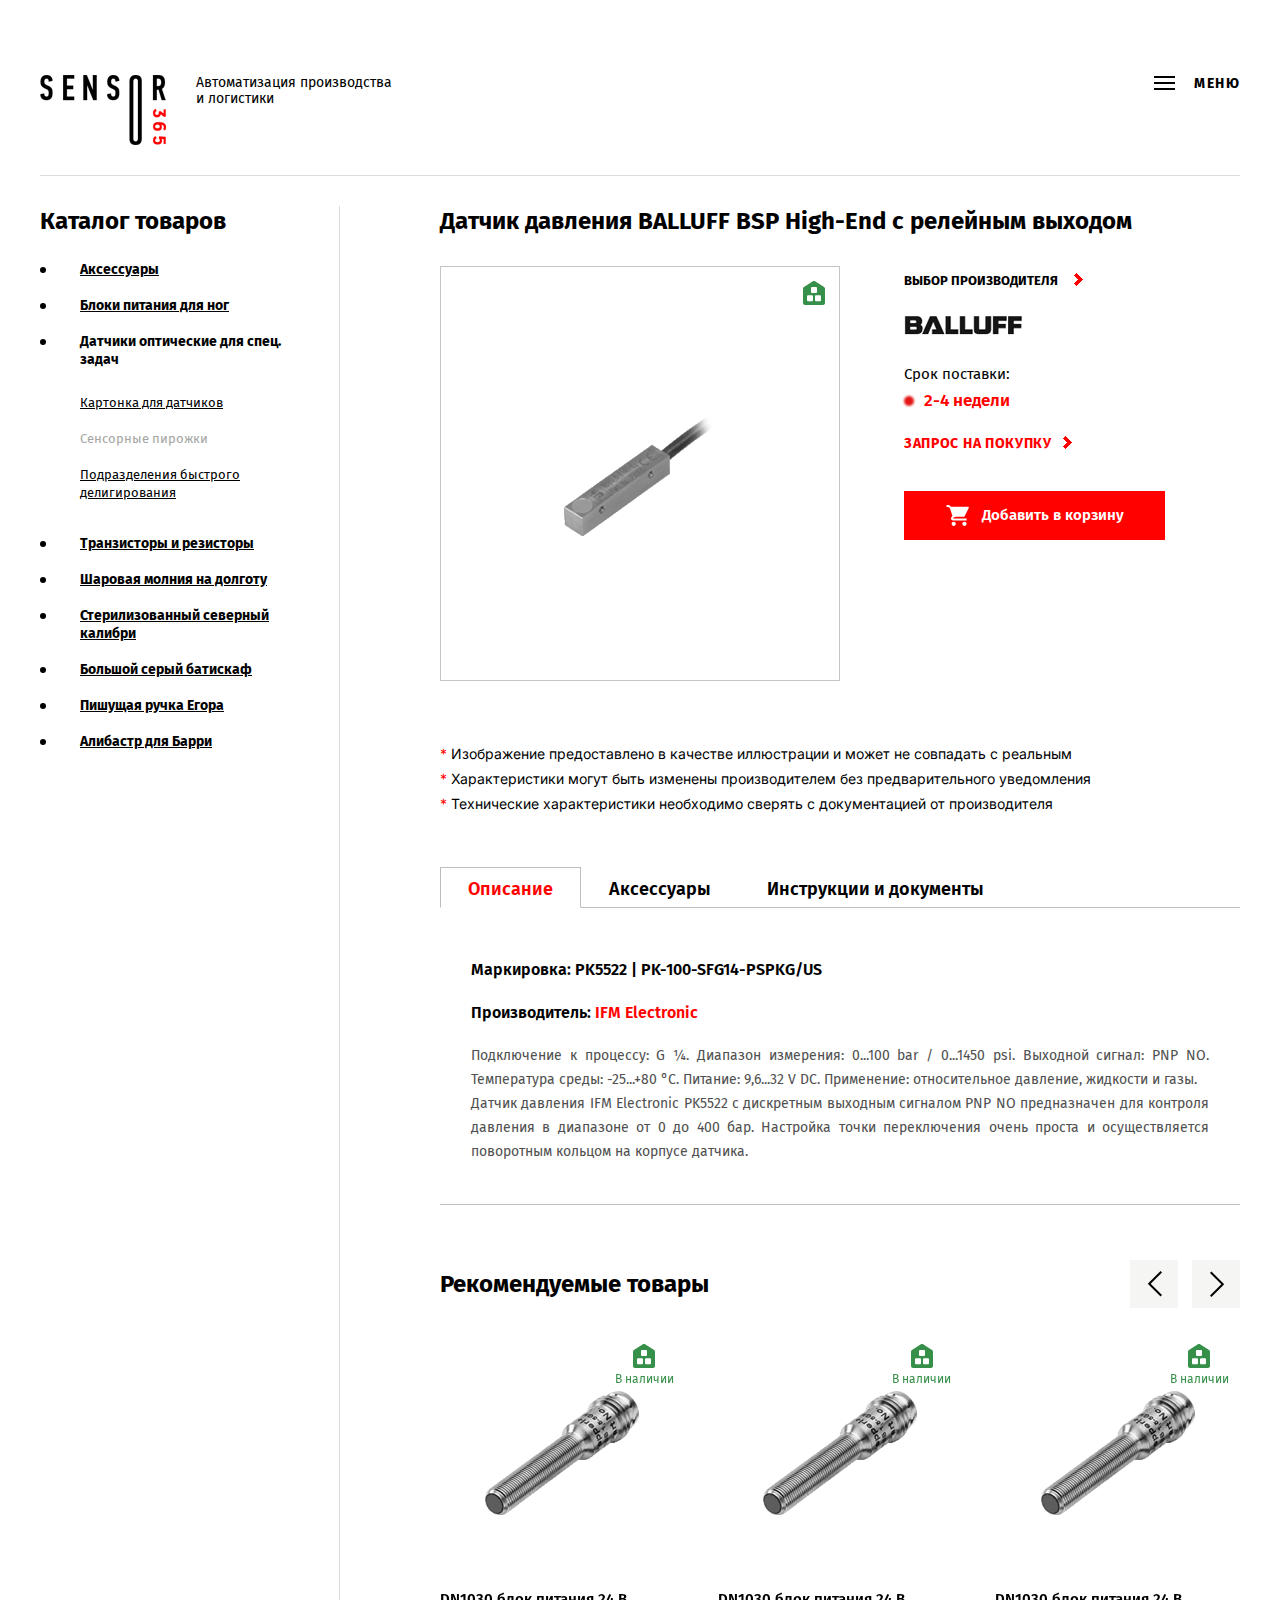
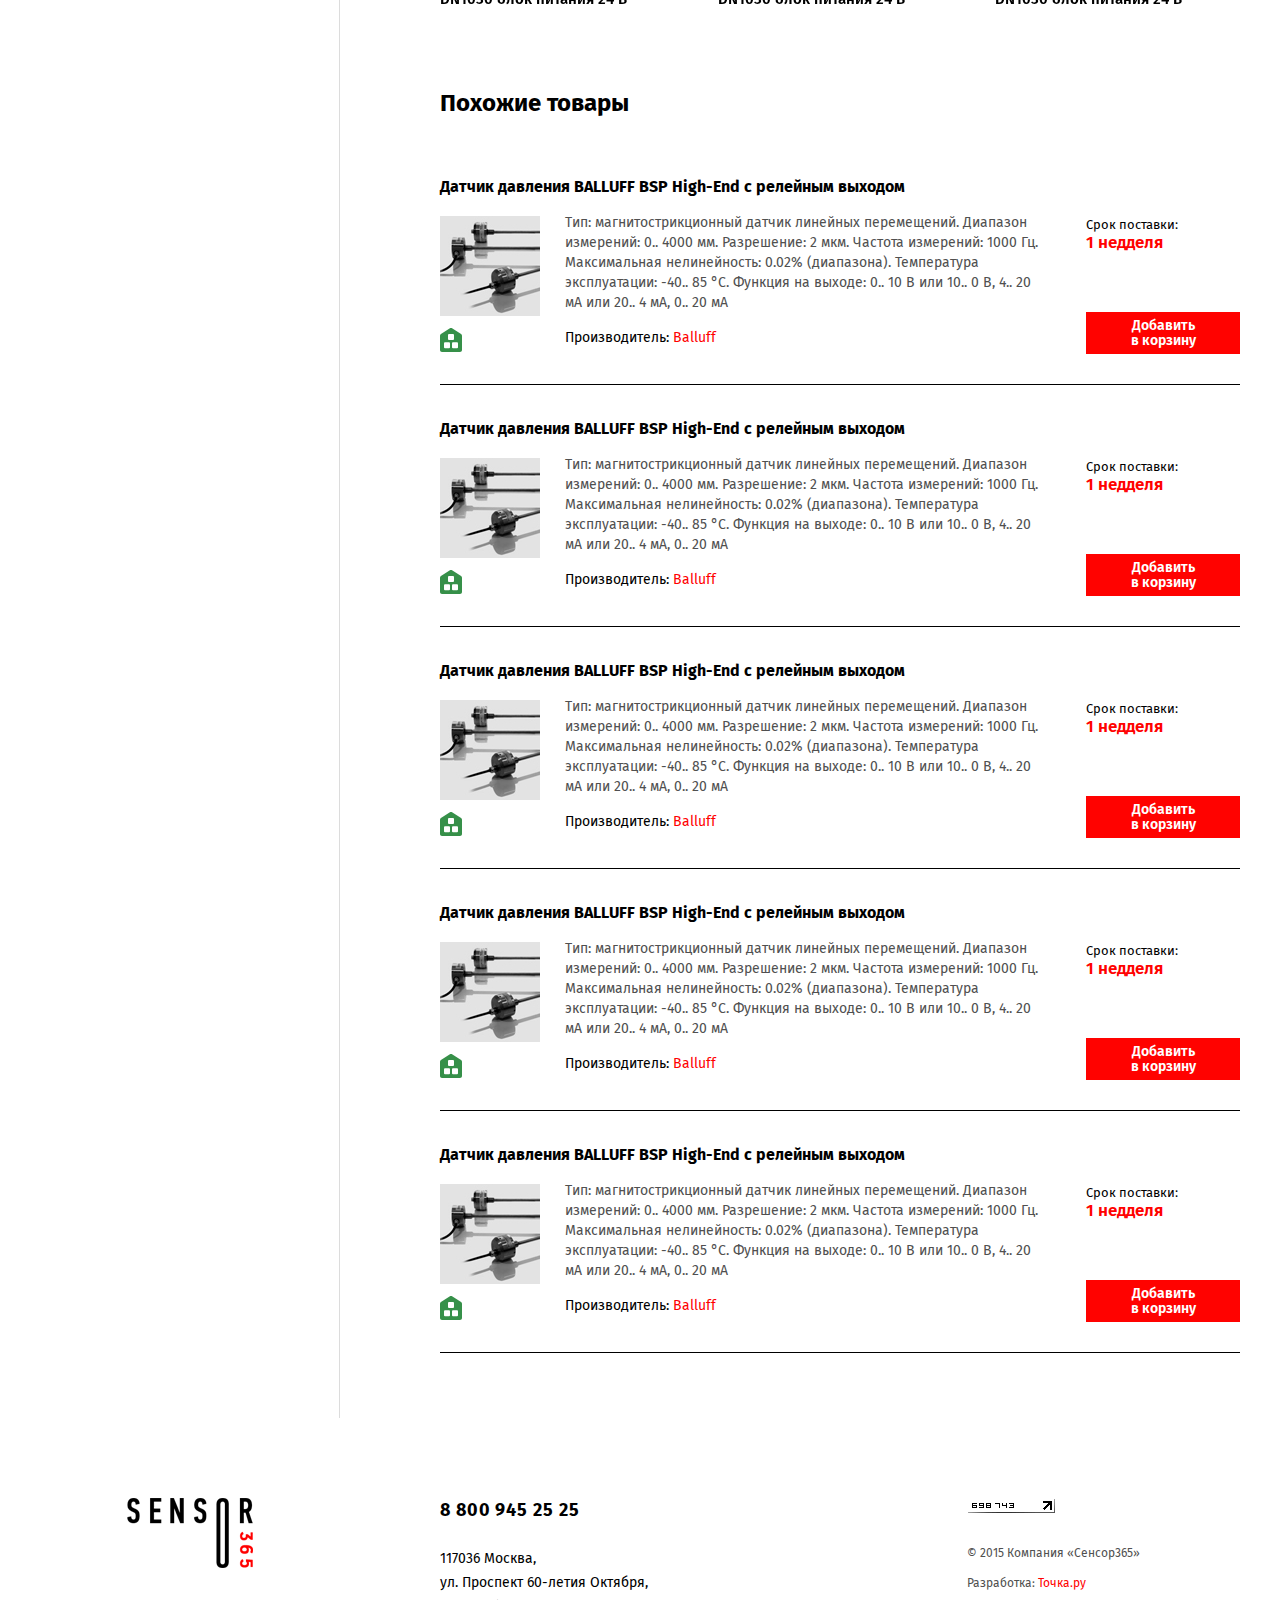
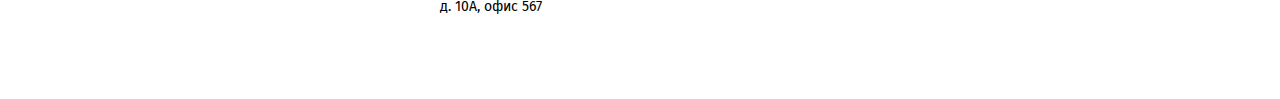
<file: product.html>
<!DOCTYPE html>
<html lang="ru">
	<head>
		<meta http-equiv="Content-Type" content="text/html; charset=utf-8" />
		<!-- Переключение IE в последнию версию, на случай если в настройках пользователя стоит меньшая -->
		<meta http-equiv="X-UA-Compatible" content="IE=edge" />

		<!-- Адаптирование страницы для мобильных устройств -->
		<meta name="viewport" content="width=device-width, initial-scale=1, maximum-scale=1" />

		<!-- Запрет распознования номера телефона -->
		<meta name="format-detection" content="telephone=no" />
		<meta name="SKYPE_TOOLBAR" content ="SKYPE_TOOLBAR_PARSER_COMPATIBLE" />

		<!-- Заголовок страницы -->
		<title>Заголовок страницы</title>

		<!-- Данное значение часто используют(использовали) поисковые системы -->
		<meta name="description" content="" />
		<meta name="keywords" content="" />

		<!-- Традиционная иконка сайта, размер 16x16, прозрачность поддерживается. Рекомендуемый формат: .ico или .png -->
		<link rel="shortcut icon" href="favicon.ico">

		<!-- Подключение шрифтов с гугла -->
		<link rel="preconnect" href="https://fonts.googleapis.com">
		<link rel="preconnect" href="https://fonts.gstatic.com" crossorigin>
		<link href="https://fonts.googleapis.com/css2?family=Fira+Sans:ital,wght@0,100;0,200;0,300;0,400;0,500;0,600;0,700;0,800;0,900;1,100;1,200;1,300;1,400;1,500;1,600;1,700;1,800;1,900&family=Inter:ital,opsz,wght@0,14..32,100..900;1,14..32,100..900&display=swap" rel="stylesheet">

		<!-- Подключение файлов стилей -->
		<link rel="stylesheet" href="css/swiper-bundle.min.css" />
		<link rel="stylesheet" href="css/swiper.css" />
		<link rel="stylesheet" href="css/bxslider.css" />
		<link rel="stylesheet" href="css/fancybox.css" />
		<link rel="stylesheet" href="css/styles.css" />

		<link rel="stylesheet" href="css/response_1229.css" media="(max-width: 1229px)" />
		<link rel="stylesheet" href="css/response_1023.css" media="(max-width: 1023px)" />
		<link rel="stylesheet" href="css/response_767.css" media="(max-width: 767px)" />
		<link rel="stylesheet" href="css/response_479.css" media="(max-width: 479px)" />
	</head>

	<body>
		<div class="wrap">
			<!-- Шапка -->
			<header class="dark">
				<div class="cont">
					<a href="#" class="catalog_link">
						<div class="icon">
							<span></span>
							<span></span>
							<span></span>
						</div>
						<span>Каталог</span>
					</a>


					<div class="logo">
						<a href="/">
							<img src="images/logo.png" alt="" class="light" />
							<img src="images/logo2.png" alt="" class="dark" />
						</a>

						<div class="slogan">Автоматизация производства<br /> и логистики</div>
					</div>


					<a href="#" class="menu_link">
						<div class="icon">
							<span></span>
							<span></span>
							<span></span>
						</div>
						<span>Меню</span>
					</a>


					<div class="links">
						<div class="item">
							<a href="/">Компания</a>
						</div>

						<div class="item">
							<a href="/">Доставка</a>
						</div>

						<div class="item">
							<a href="/">Оплата</a>
						</div>

						<div class="item">
							<a href="/">Контакты</a>
						</div>

						<div class="item">
							<a href="#" class="search_link">
								<img src="images/ic_search_link.png" alt="" class="light" />
								<img src="images/ic_search_link2.png" alt="" class="dark" />
							</a>


							<div class="mob_search">
								<form>
									<div class="line">
										<div class="field">
											<input type="text" name="" value="" class="input" placeholder="Поиск по сайту">
										</div>
									</div>

									<div class="submit">
										<input type="submit" value="Найти" class="submit_btn">
									</div>
								</form>
							</div>
						</div>


						<div class="cart">
							<a href="/" class="cart_link">
								<span class="btn">Оформить заявку</span>
							</a>
						</div>
					</div>
				</div>
			</header>


			<section id="catalog_modal">
				<div class="cont">
					<ul>
						<li><a href="/">Промышленные датчики</a></li>
						<li><a href="/">Бесконтактные датчики</a></li>
						<li><a href="/">Фотоэлектрические датчики</a></li>
						<li><a href="/">Датчики промышленной обработки изображений</a></li>
						<li><a href="/">Ультразвуковые датчики</a></li>
						<li><a href="/">Поворотные шифраторы (энкодеры)</a></li>
						<li><a href="/">Системы позиционирования</a></li>
						<li><a href="/">Датчики наклона и ускорения</a></li>
						<li><a href="/">Устройства для AS-интерфейса</a></li>
						<li><a href="/">Системы идентификации</a></li>
						<li><a href="/">Усилители, преобразователи, индикаторы</a></li>
						<li><a href="/">Подключение</a></li>
						<li><a href="/">Аксессуары и дополнительное оборудование</a></li>
						<li><a href="/">Программное обеспечение</a></li>
						<li><a href="/">Барьеры искрозащиты</a></li>
						<li><a href="/">Барьеры Зенера</a></li>
						<li><a href="/">Преобразователи сигналов</a></li>
						<li><a href="/">Foundation Fieldbus</a></li>
						<li><a href="/">Системы дистанционного ввода/вывода</a></li>
					</ul>
				</div>
			</section>


			<section id="search_modal">
				<div class="cont">
					<form>
						<div class="line">
							<div class="name">Введите поисковый запрос:</div>

							<div class="field">
								<input type="text" name="" value="" class="input" />
							</div>
						</div>

						<div class="submit">
							<input type="submit" value="Найти" class="submit_btn">
						</div>
					</form>
				</div>
			</section>
			<!-- End Шапка -->


			<div class="cont">
				<section class="page_content">
					<section class="content_grid">
						<!-- Основная часть -->
						<section class="content no_padding">
							<div class="product_info block">
								<h1 class="block_title">Датчик давления BALLUFF BSP High-End с релейным выходом</h1>

								<div class="image">
									<a href="images/product_img.png" class="fancy_img img">
										<img src="images/product_img.png" alt="" />
									</a>

									<div class="in_stock">
										<span class="icon"></span>
									</div>
								</div>

								<div class="data">
									<div class="select_brand">
										<a href="#" class="mini_modal_link" data-modal-id="#select_brand">Выбор производителя</a>

										<div class="mini_modal" id="select_brand">
											<ul>
												<li><a href="/">Cognex</a></li>
												<li><a href="/">AKL-tec</a></li>
												<li><a href="/">TR-Electronic</a></li>
												<li><a href="/">Omron</a></li>
												<li><a href="/">Phoenix Contact</a></li>
												<li><a href="/">Pole Position</a></li>
												<li><a href="/">Brat&Slava</a></li>
												<li><a href="/">Wika</a></li>
												<li><a href="/">ExpressCube</a></li>
												<li><a href="/">Nestle</a></li>
												<li><a href="/">Puma</a></li></a></li>
												<li><a href="/">Abibass</a></li>
											</ul>
										</div>
									</div>

									<div class="brand">
										<a href="/"><img src="images/brand_logo6.png" alt="" /></a>
									</div>

									<div class="delivery">
										Срок поставки:
										<span class="red">2-4 недели</span>

										<!-- <span class="green">В наличии</span> -->
										<!-- <span class="orange">Под закази</span> -->
										<!-- <span class="red">Нет в наличии</span> -->
									</div>

									<a href="#" class="mini_modal_link buy_link" data-modal-id="#buy_form">запрос на покупку</a>

									<div class="mini_modal" id="buy_form">
										<a href="#" class="close"></a>
										<form>
											<div class="line">
												<div class="name">Организация/контактное лицо:</div>
												<input type="text" name="" value="" class="input" />
											</div>

											<div class="line">
												<div class="name">Регион/город:</div>
												<input type="text" name="" value="" class="input" />
											</div>

											<div class="line">
												<div class="name">E-mail/телефон:</div>
												<input type="text" name="" value="" class="input" />
											</div>

											<div class="line">
												<div class="name">Ваш комментарий:</div>
												<textarea name=""></textarea>
											</div>

											<div class="line file">
												<input type="file" name="file" id="file" />
												<label for="file">Приложить реквизиты</label>
											</div>

											<div class="line exp">* Все поля обязательны к заполнению!</div>

											<div class="submit">
												<input type="submit" value="отправить" class="submit_btn">
											</div>
										</form>
									</div>

									<button class="buy_btn">
										<img src="images/ic_buy.svg" alt="">
										<span>Добавить в корзину</span>
									</button>

									<div class="added">
										<a href="/" class="cart_link">В корзине <small>перейти</small></a>

										<div class="amount">
											<button type="button" class="btn minus"></button>

											<input type="text" value="1" class="input" data-minimum="1" data-maximum="99" data-step="1" data-unit="" maxlength="2">

											<button type="button" class="btn plus"></button>
										</div>
									</div>
								</div>


								<div class="exp">
									<div><span>*</span> Изображение предоставлено в качестве иллюстрации и может не совпадать с реальным</div>

									<div><span>*</span> Характеристики могут быть изменены производителем без предварительного уведомления</div>

									<div><span>*</span> Технические характеристики необходимо сверять с документацией от производителя</div>
								</div>


								<div class="tabs_container">
								    <ul class="tabs">
								        <li class="active"><a href="#tab1">Описание</a></li>
								        <li><a href="#tab2">Аксессуары</a></li>
								        <li><a href="#tab3">Инструкции и документы</a></li>
								    </ul>


								    <div class="tab_content" id="tab1">
										<div class="feature">Маркировка: PK5522 | PK-100-SFG14-PSPKG/US</div>

										<div class="feature">Производитель: <span>IFM Electronic</span></div>

										<div class="text_block">
											<p>Подключение к процессу: G ¼. Диапазон измерения: 0...100 bar / 0...1450 psi. Выходной сигнал: PNP NO. Температура среды: -25...+80 °C. Питание: 9,6...32 V DC. Применение: относительное давление, жидкости и газы.<br> Датчик давления IFM Electronic PK5522 с дискретным выходным сигналом PNP NO предназначен для контроля давления в диапазоне от 0 до 400 бар. Настройка точки переключения очень проста и осуществляется поворотным кольцом на корпусе датчика.</p>
										</div>
								    </div>


								    <div class="tab_content" id="tab2">
										<div class="accessories">
											<div class="item">
												<div class="thumb">
													<a href="/"><img src="images/related_thumb.png" alt="" /></a>
												</div>

												<div class="info">
													<div class="name"><a href="/">K4-5m-W-PUR</a></div>
													<div class="number">Номер для заказа: 902-51618</div>
												</div>
											</div>

											<div class="item">
												<div class="thumb">
													<a href="/"><img src="images/related_thumb.png" alt="" /></a>
												</div>

												<div class="info">
													<div class="name"><a href="/">K4-5m-W-PUR</a></div>
													<div class="number">Номер для заказа: 902-51618</div>
												</div>
											</div>

											<div class="item">
												<div class="thumb">
													<a href="/"><img src="images/related_thumb.png" alt="" /></a>
												</div>

												<div class="info">
													<div class="name"><a href="/">K4-5m-W-PUR</a></div>
													<div class="number">Номер для заказа: 902-51618</div>
												</div>
											</div>
										</div>
								    </div>


								    <div class="tab_content" id="tab3">

								    </div>
								</div>
							</div>

							<div class="recommended_products">
								<div class="block_title">Рекомендуемые товары</div>

								<div class="swiper">
									<div class="swiper-wrapper">
										<div class="swiper-slide">
											<a href="/" class="product">
												<div class="thumb">
													<img src="images/related_thumb.png" alt="">

													<div class="in_stock">
														<span class="icon"></span>										<span>В наличии</span>
													</div>
												</div>

												<div class="name">DN1030 блок питания 24 В</div>
											</a>
										</div>

										<div class="swiper-slide">
											<a href="/" class="product">
												<div class="thumb">
													<img src="images/related_thumb.png" alt="">

													<div class="in_stock">
														<span class="icon"></span>										<span>В наличии</span>
													</div>
												</div>

												<div class="name">DN1030 блок питания 24 В</div>
											</a>
										</div>

										<div class="swiper-slide">
											<a href="/" class="product">
												<div class="thumb">
													<img src="images/related_thumb.png" alt="">

													<div class="in_stock">
														<span class="icon"></span>										<span>В наличии</span>
													</div>
												</div>

												<div class="name">DN1030 блок питания 24 В</div>
											</a>
										</div>

										<div class="swiper-slide">
											<a href="/" class="product">
												<div class="thumb">
													<img src="images/related_thumb.png" alt="">

													<div class="in_stock">
														<span class="icon"></span>										<span>В наличии</span>
													</div>
												</div>

												<div class="name">DN1030 блок питания 24 В</div>
											</a>
										</div>

										<div class="swiper-slide">
											<a href="/" class="product">
												<div class="thumb">
													<img src="images/related_thumb.png" alt="">

													<div class="in_stock">
														<span class="icon"></span>										<span>В наличии</span>
													</div>
												</div>

												<div class="name">DN1030 блок питания 24 В</div>
											</a>
										</div>
									</div>

									<button class="swiper-button-prev">
										<svg viewBox="0 0 15 26" fill="none" xmlns="http://www.w3.org/2000/svg">
											<path fill-rule="evenodd" clip-rule="evenodd" d="M2.27246 11.3133L13.5858 0L15 1.41421L3.68668 12.7275L14.9994 24.0403L13.5852 25.4545L2.27246 14.1418L2.27208 14.1421L0.857865 12.7279L0.858248 12.7275L0.857271 12.7266L2.27148 11.3123L2.27246 11.3133Z" fill="currentColor"/>
										</svg>
									</button>

									<button class="swiper-button-next">
										<svg viewBox="0 0 15 26" fill="none" xmlns="http://www.w3.org/2000/svg">
											<path fill-rule="evenodd" clip-rule="evenodd" d="M2.27246 11.3133L13.5858 0L15 1.41421L3.68668 12.7275L14.9994 24.0403L13.5852 25.4545L2.27246 14.1418L2.27208 14.1421L0.857865 12.7279L0.858248 12.7275L0.857271 12.7266L2.27148 11.3123L2.27246 11.3133Z" fill="currentColor"/>
										</svg>
									</button>

									<div class="swiper-pagination"></div>
								</div>
							</div>


							<div class="related products">
								<div class="block_title">Похожие товары</div>

								<div class="product">
									<div>
										<div class="name">Датчик давления BALLUFF BSP High-End с релейным выходом</div>

										<div class="thumb">
											<img src="images/prdouct_thumb.jpg" alt="" />

											<div class="in_stock">
												<span class="icon"></span>
											</div>
										</div>

										<div class="info">
											<div class="desc">
												Тип: магнитострикционный датчик линейных перемещений. Диапазон измерений: 0.. 4000 мм. Разрешение: 2 мкм. Частота измерений: 1000 Гц. Максимальная нелинейность: 0.02% (диапазона). Температура эксплуатации: -40.. 85 °C. Функция на выходе: 0.. 10 В или 10.. 0 В, 4.. 20 мА или 20.. 4 мА, 0.. 20 мА
											</div>

											<div class="manufacturer">Производитель: <span>Balluff</span></div>
										</div>

										<div class="col_right">
											<div class="delivery">
												Срок поставки:
												<span class="red">1 недделя</span>
											</div>

											<div class="amount">
												<button type="button" class="btn minus"></button>

												<input type="text" value="1" class="input" data-minimum="1" data-maximum="99" data-step="1" data-unit="" maxlength="2">

												<button type="button" class="btn plus"></button>
											</div>

											<button class="buy_btn">Добавить<br> в корзину</button>

											<a href="/" class="cart_link">В корзине <small>перейти</small></a>
										</div>
									</div>
								</div>

								<div class="product">
									<div>
										<div class="name">Датчик давления BALLUFF BSP High-End с релейным выходом</div>

										<div class="thumb">
											<img src="images/prdouct_thumb.jpg" alt="" />

											<div class="in_stock">
												<span class="icon"></span>
											</div>
										</div>

										<div class="info">
											<div class="desc">
												Тип: магнитострикционный датчик линейных перемещений. Диапазон измерений: 0.. 4000 мм. Разрешение: 2 мкм. Частота измерений: 1000 Гц. Максимальная нелинейность: 0.02% (диапазона). Температура эксплуатации: -40.. 85 °C. Функция на выходе: 0.. 10 В или 10.. 0 В, 4.. 20 мА или 20.. 4 мА, 0.. 20 мА
											</div>

											<div class="manufacturer">Производитель: <span>Balluff</span></div>
										</div>

										<div class="col_right">
											<div class="delivery">
												Срок поставки:
												<span class="red">1 недделя</span>
											</div>

											<div class="amount">
												<button type="button" class="btn minus"></button>

												<input type="text" value="1" class="input" data-minimum="1" data-maximum="99" data-step="1" data-unit="" maxlength="2">

												<button type="button" class="btn plus"></button>
											</div>

											<button class="buy_btn">Добавить<br> в корзину</button>

											<a href="/" class="cart_link">В корзине <small>перейти</small></a>
										</div>
									</div>
								</div>

								<div class="product">
									<div>
										<div class="name">Датчик давления BALLUFF BSP High-End с релейным выходом</div>

										<div class="thumb">
											<img src="images/prdouct_thumb.jpg" alt="" />

											<div class="in_stock">
												<span class="icon"></span>
											</div>
										</div>

										<div class="info">
											<div class="desc">
												Тип: магнитострикционный датчик линейных перемещений. Диапазон измерений: 0.. 4000 мм. Разрешение: 2 мкм. Частота измерений: 1000 Гц. Максимальная нелинейность: 0.02% (диапазона). Температура эксплуатации: -40.. 85 °C. Функция на выходе: 0.. 10 В или 10.. 0 В, 4.. 20 мА или 20.. 4 мА, 0.. 20 мА
											</div>

											<div class="manufacturer">Производитель: <span>Balluff</span></div>
										</div>

										<div class="col_right">
											<div class="delivery">
												Срок поставки:
												<span class="red">1 недделя</span>
											</div>

											<div class="amount">
												<button type="button" class="btn minus"></button>

												<input type="text" value="1" class="input" data-minimum="1" data-maximum="99" data-step="1" data-unit="" maxlength="2">

												<button type="button" class="btn plus"></button>
											</div>

											<button class="buy_btn">Добавить<br> в корзину</button>

											<a href="/" class="cart_link">В корзине <small>перейти</small></a>
										</div>
									</div>
								</div>

								<div class="product">
									<div>
										<div class="name">Датчик давления BALLUFF BSP High-End с релейным выходом</div>

										<div class="thumb">
											<img src="images/prdouct_thumb.jpg" alt="" />

											<div class="in_stock">
												<span class="icon"></span>
											</div>
										</div>

										<div class="info">
											<div class="desc">
												Тип: магнитострикционный датчик линейных перемещений. Диапазон измерений: 0.. 4000 мм. Разрешение: 2 мкм. Частота измерений: 1000 Гц. Максимальная нелинейность: 0.02% (диапазона). Температура эксплуатации: -40.. 85 °C. Функция на выходе: 0.. 10 В или 10.. 0 В, 4.. 20 мА или 20.. 4 мА, 0.. 20 мА
											</div>

											<div class="manufacturer">Производитель: <span>Balluff</span></div>
										</div>

										<div class="col_right">
											<div class="delivery">
												Срок поставки:
												<span class="red">1 недделя</span>
											</div>

											<div class="amount">
												<button type="button" class="btn minus"></button>

												<input type="text" value="1" class="input" data-minimum="1" data-maximum="99" data-step="1" data-unit="" maxlength="2">

												<button type="button" class="btn plus"></button>
											</div>

											<button class="buy_btn">Добавить<br> в корзину</button>

											<a href="/" class="cart_link">В корзине <small>перейти</small></a>
										</div>
									</div>
								</div>

								<div class="product">
									<div>
										<div class="name">Датчик давления BALLUFF BSP High-End с релейным выходом</div>

										<div class="thumb">
											<img src="images/prdouct_thumb.jpg" alt="" />

											<div class="in_stock">
												<span class="icon"></span>
											</div>
										</div>

										<div class="info">
											<div class="desc">
												Тип: магнитострикционный датчик линейных перемещений. Диапазон измерений: 0.. 4000 мм. Разрешение: 2 мкм. Частота измерений: 1000 Гц. Максимальная нелинейность: 0.02% (диапазона). Температура эксплуатации: -40.. 85 °C. Функция на выходе: 0.. 10 В или 10.. 0 В, 4.. 20 мА или 20.. 4 мА, 0.. 20 мА
											</div>

											<div class="manufacturer">Производитель: <span>Balluff</span></div>
										</div>

										<div class="col_right">
											<div class="delivery">
												Срок поставки:
												<span class="red">1 недделя</span>
											</div>

											<div class="amount">
												<button type="button" class="btn minus"></button>

												<input type="text" value="1" class="input" data-minimum="1" data-maximum="99" data-step="1" data-unit="" maxlength="2">

												<button type="button" class="btn plus"></button>
											</div>

											<button class="buy_btn">Добавить<br> в корзину</button>

											<a href="/" class="cart_link">В корзине <small>перейти</small></a>
										</div>
									</div>
								</div>
							</div>
						</section>
						<!-- End Основная часть -->


						<!-- Боковая колонка -->
						<aside class="no_padding">
							<div class="block cats">
								<div class="block_title">Каталог товаров</div>

								<ul>
									<li><a href="/">Аксессуары</a></li>

									<li><a href="/">Блоки питания для ног</a></li>

									<li>
										<a href="#" class="sub_link active">Датчики оптические для спец. задач</a>
										<div class="sub">
											<ul>
												<li><a href="#">Картонка для датчиков</a></li>
												<li><a href="#" class="active">Сенсорные пирожки</a></li>
												<li><a href="#">Подразделения быстрого делигирования</a></li>
											</ul>
										</div>
									</li>

									<li><a href="/">Транзисторы и резисторы</a></li>

									<li><a href="/">Шаровая молния на долготу</a></li>

									<li><a href="/">Стерилизованный северный калибри</a></li>

									<li><a href="/">Большой серый батискаф</a></li>

									<li><a href="/">Пишущая ручка Егора</a></li>

									<li><a href="/">Алибастр для Барри</a></li>
								</ul>
							</div>
						</aside>
						<!-- End Боковая колонка -->
					</section>
				</section>
			</div>


			<!-- Подвал -->
			<footer>
				<div class="cont">
					<div class="logo">
						<img src="images/logo2.png" alt="" />
					</div>


					<div class="info">
						<div class="contacts">
							<div class="phone">8 800 945 25 25</div>

							<div class="adres">117036 Москва,<br /> ул. Проспект 60-летия Октября,<br /> д. 10А, офис 567</div>
						</div>


						<div class="col right">
							<div class="counters">
								<div class="item">
									<img src="images/counter_img.png" alt="" />
								</div>
							</div>

							<div class="copyright">&copy; 2015 Компания «Сенсор365»</div>

							<div class="creator">Разработка: <a href="/" target="_blank" rel="noopener">Точка.ру</a></div>
						</div>
					</div>
				</div>
			</footer>
			<!-- End Подвал -->
		</div>


		<!-- Подключение javascript файлов -->
		<script src="js/jquery-3.6.3.min.js"></script>
		<script src="js/bxslider.min.js"></script>
		<script src="js/fancybox.min.js"></script>
		<script src="js/swiper-bundle.min.js"></script>
		<script src="js/scripts.js"></script>
	</body>
</html>
</file>
<file: css/styles.css>
*
{
    -webkit-box-sizing: border-box;
       -moz-box-sizing: border-box;
            box-sizing: border-box;
    margin: 0;
    padding: 0;
}
*:before,
*:after
{
    -webkit-box-sizing: border-box;
       -moz-box-sizing: border-box;
            box-sizing: border-box;
}

img
{
    border: none;
}
textarea
{
    overflow: auto;
}
input,
textarea,
input:active,
textarea:active
{
         outline: none transparent !important;
    box-shadow: none;

    -moz-outline: none !important;
}
input[type=submit],
button[type=submit],
input[type=reset],
button[type=reset]
{
    -webkit-border-radius: 0;

    -webkit-appearance: none;
}
:focus
{
    outline: none;
}

/*---------------
    Main styles
---------------*/
.clear
{
    clear: both;
}
.left
{
    float: left;
}
.right
{
    float: right;
}

html
{
    -webkit-font-smoothing: antialiased;
    -moz-osx-font-smoothing: grayscale;
        -ms-text-size-adjust: 100%;
    -webkit-text-size-adjust: 100%;
}

body
{
    background: #fff;

    -webkit-tap-highlight-color: rgba(0,0,0,0);
    -webkit-touch-callout: none;
}

.wrap
{
    overflow: hidden;
}

.cont
{
    position: relative;

    width: 100%;
    max-width: 1230px;
    margin: 0 auto;
    padding: 0 15px;
}



.page_content
{
    padding-top: 30px;

    border-top: 1px solid #dcdcdc;
}



.modal_cont
{
    position: relative;
}

.mini_modal
{
    position: absolute;
    z-index: 999;

    display: none;
}



.page_title
{
    font: 700 24px Fira Sans;

    margin-bottom: 30px;

    text-align: center;

    color: #000;
}



/*---------------
   Header
---------------*/
header
{
    position: relative;

    width: 100%;
    padding: 75px 0 30px;

    transition: color .2s;

    color: #fff;
}

header.absolute
{
    position: absolute;
    top: 0;
    left: 0;
}

header .cont
{
    display: flex;
    align-content: flex-start;
    align-items: flex-start;
    flex-wrap: wrap;
    justify-content: space-between;
}


header .catalog_link
{
    font: 700 14px/17px Fira Sans;

    position: relative;
    z-index: 100;

    display: block;

    margin-left: -21px;
    padding-left: 55px;

    transition: .2s linear;
    text-decoration: none;
    letter-spacing: .1em;
    text-transform: uppercase;

    color: #fff;
}

header .catalog_link > span
{
    position: relative;

    display: inline-block;

    vertical-align: top;
}

header .catalog_link > span:after
{
    position: absolute;
    right: 0;
    bottom: -2px;
    left: 0;

    width: 0;
    height: 1px;
    margin: auto;

    content: '';
    transition: .3s linear;

    color: transparent;
}

header .catalog_link:hover > span:after
{
    width: 100%;
}

header .catalog_link .icon
{
    position: absolute;
    top: 50%;
    left: 0;

    display: block;

    width: 21px;
    margin-top: -8px;
}

header .catalog_link .icon span
{
    position: relative;
    top: 0;

    display: block;

    width: 100%;
    height: 2px;
    margin: 0 auto;

    transition: .2s linear;
}

header .catalog_link .icon span + span
{
    margin-top: 4px;
}


header .catalog_link.active
{
    z-index: 1000;

    color: #fff !important;
}

header .catalog_link.active .icon span
{
    background: #fff !important;
}

header .catalog_link.active .icon span:nth-child(2)
{
    opacity: 0;
}

header .catalog_link.active .icon span:nth-child(1)
{
    top: 6px;

    -webkit-transform: rotate(45deg);
        -ms-transform: rotate(45deg);
            transform: rotate(45deg);
}

header .catalog_link.active .icon span:nth-child(3)
{
    top: -6px;

    -webkit-transform: rotate(-45deg);
        -ms-transform: rotate(-45deg);
            transform: rotate(-45deg);
}


header .logo
{
    position: relative;
    z-index: 100;

    display: flex;
    align-content: flex-start;
    align-items: flex-start;
    flex-wrap: wrap;
    justify-content: flex-start;
}

header .logo a,
header .logo img
{
    position: relative;

    display: block;

    max-width: 100%;
    margin: 0 auto;
}

header .logo img
{
    transition: opacity .2s;

    opacity: 0;
}

header .logo img.dark
{
    position: absolute;
    top: 0;
    left: 0;
}

header .logo .slogan
{
    font: 14px/16px Fira Sans;

    margin-left: 30px;
}



header .menu_link
{
    font: 700 14px/17px Fira Sans;

    position: relative;
    z-index: 100;

    display: none;

    padding-left: 40px;

    transition: .2s linear;
    text-decoration: none;
    letter-spacing: .1em;
    text-transform: uppercase;

    color: #fff;
}

header .menu_link > span
{
    position: relative;

    display: inline-block;

    vertical-align: top;
}

header .menu_link > span:after
{
    position: absolute;
    right: 0;
    bottom: -2px;
    left: 0;

    width: 0;
    height: 1px;
    margin: auto;

    content: '';
    transition: .3s linear;

    color: transparent;
}

header .menu_link:hover > span:after
{
    width: 100%;
}

header .menu_link .icon
{
    position: absolute;
    top: 50%;
    left: 0;

    display: block;

    width: 21px;
    margin-top: -8px;
}

header .menu_link .icon span
{
    position: relative;
    top: 0;

    display: block;

    width: 100%;
    height: 2px;
    margin: 0 auto;

    transition: .2s linear;
}

header .menu_link .icon span + span
{
    margin-top: 4px;
}


header .menu_link.active
{
    z-index: 1000;

    color: #fff !important;
}

header .menu_link.active .icon span
{
    background: #fff !important;
}

header .menu_link.active .icon span:nth-child(2)
{
    opacity: 0;
}

header .menu_link.active .icon span:nth-child(1)
{
    top: 6px;

    -webkit-transform: rotate(45deg);
        -ms-transform: rotate(45deg);
            transform: rotate(45deg);
}

header .menu_link.active .icon span:nth-child(3)
{
    top: -6px;

    -webkit-transform: rotate(-45deg);
        -ms-transform: rotate(-45deg);
            transform: rotate(-45deg);
}



header .links .item
{
    display: inline-block;

    vertical-align: top;
}

header .links .item + .item
{
    margin-left: 46px;
}

header .links .item a
{
    font: 700 14px/17px Fira Sans;

    position: relative;
    position: relative;
    z-index: 100;

    display: inline-block;

    transition: color .2s linear;
    vertical-align: top;
    text-decoration: none;
    letter-spacing: .1em;
    text-transform: uppercase;

    color: #fff;
}

header .links .item a:not(.search_link):after
{
    position: absolute;
    right: 0;
    bottom: -2px;
    left: 0;

    width: 0;
    height: 1px;
    margin: auto;

    content: '';
    transition: width .3s linear;

    color: transparent;
}

header .links .item a:hover:after,
header .links .item a.active:after
{
    width: 100%;
}


header .links .item a.search_link
{
    display: flex;
    align-content: center;
    align-items: center;
    flex-wrap: wrap;
    justify-content: center;

    width: 17px;
    height: 17px;
}

header .links .item a.search_link img
{
    display: block;

    transition: opacity .2s linear;

    opacity: 0;
}

header .links .item a.search_link img.dark
{
    position: absolute;
    top: 50%;
    left: 50%;

    transform: translate(-50%, -50%);
}

header .links .item a.search_link.active
{
    z-index: 1000;

    background: url(../images/ic_search_close.png) 50% 50% no-repeat;
}

header .links .item a.search_link.active img
{
    opacity: 0 !important;
}



header .cart
{
    position: relative;
    z-index: 9;

    width: 100%;
    margin-top: 15px;

    text-align: right;
}

header .cart_link
{
    position: relative;

    display: inline-block;

    padding-left: 55px;

    vertical-align: top;
    text-decoration: none;

    color: #fff;
}

header .cart_link .count
{
    font: 600 14px/23px Fira Sans;

    position: absolute;
    top: -3px;
    left: 20px;

    display: block;

    width: 23px;
    height: 23px;

    text-align: center;

    border-radius: 50%;
    background: #f00;
}

header .cart_link .btn
{
    font: 500 16px/38px Fira Sans;

    display: inline-block;

    height: 38px;
    padding: 0 19px;

    text-align: center;
    text-align: center;
    vertical-align: top;

    border-radius: 3px;
    background: #f00;
}



header .mob_search
{
    display: none;

    padding-top: 15px;
}

header .mob_search form
{
    position: relative;

    width: 500px;
    max-width: 100%;
    margin: 0 auto;
}

header .mob_search form .input
{
    font: 14px Fira Sans;

    display: block;

    width: 100%;
    height: 48px;

    color: #fff;
    border: none;
    border-bottom: 1px solid #fff;
    background: none;
}

header .mob_search form .submit
{
    position: absolute;
    top: 0;
    right: 0;
}

header .mob_search form .submit_btn
{
    font: 700 14px/48px Fira Sans;

    display: inline-block;

    height: 48px;

    cursor: pointer;
    transition: color .2s linear;
    vertical-align: top;
    text-decoration: underline;

    color: #fff;
    border: none;
    background: transparent;
}

header .mob_search form .submit_btn:hover
{
    text-decoration: none;

    color: #f00;
}



header.light,
header.light .links .item a,
header.light .catalog_link,
header.light .menu_link
{
    color: #fff;
}

header.light .logo img.light,
header.light .links .item a.search_link img.light
{
    opacity: 1;
}

header.light .links .item a:not(.search_link):after,
header.light .catalog_link > span:after,
header.light .catalog_link .icon span,
header.light .menu_link > span:after,
header.light .menu_link .icon span
{
    background: #fff;
}

header.light .cart_link
{
    background: url(../images/ic_cart_link_light.png) 0 50% no-repeat;
}



header.dark,
header.dark .links .item a,
header.dark .catalog_link,
header.dark .menu_link
{
    color: #000;
}

header.dark .logo img.dark,
header.dark .links .item a.search_link img.dark
{
    opacity: 1;
}

header.dark .links .item a:not(.search_link):after,
header.dark .catalog_link > span:after,
header.dark .catalog_link .icon span,
header.dark .menu_link > span:after,
header.dark .menu_link .icon span
{
    background: #000;
}

header.dark .cart_link
{
    background: url(../images/ic_cart_link_dark.png) 0 50% no-repeat;
}



#catalog_modal
{
    position: absolute;
    z-index: 999;
    top: 0;
    left: 0;

    display: none;

    width: 100%;
    height: 100vh;
    min-height: 650px;
    padding: 165px 0 40px;

    background: #000;
}

#catalog_modal ul
{
    margin-bottom: -40px;
    padding: 0 35px;

            column-count: 3;
    -webkit-column-count: 3;
       -moz-column-count: 3;
    -webkit-column-gap: 35px;
       -moz-column-gap: 35px;
            column-gap: 35px;
}

#catalog_modal ul li
{
    display: inline-block;

    width: 100%;
    margin-bottom: 40px;
    padding-right: 65px;

    vertical-align: top;
}

#catalog_modal ul li a
{
    font: 16px/18px Fira Sans;

    display: inline-block;

    transition: .2s linear;
    vertical-align: top;

    color: #fff;
}

#catalog_modal ul li a:hover,
#catalog_modal ul li a.active
{
    text-decoration: none;

    color: #f00;
}



#search_modal
{
    position: absolute;
    z-index: 999;
    top: 0;
    left: 0;

    display: none;

    width: 100%;

    background: #fff;
}

#search_modal .cont
{
    display: flex;
    align-content: center;
    align-items: center;
    flex-wrap: wrap;
    justify-content: center;

    height: 100vh;
    min-height: 650px;
    padding-top: 40px;
    padding-bottom: 40px;
}

#search_modal form
{
    width: 800px;
    max-width: 100%;
    margin: 0 auto;
}

#search_modal form .line
{
    margin-bottom: 45px;
}

#search_modal form .name
{
    font: 18px/18px Fira Sans;

    margin-bottom: 65px;

    text-align: left;

    color: #000;
}

#search_modal form .input
{
    font: 14px Fira Sans;

    display: block;

    width: 100%;
    height: 24px;

    color: #000;
    border: none;
    border-bottom: 1px solid #000;
    background: #fff;
}

#search_modal form .submit
{
    text-align: right;
}

#search_modal form .submit_btn
{
    font: 700 14px Fira Sans;

    display: inline-block;

    height: 24px;

    cursor: pointer;
    transition: color .2s linear;
    vertical-align: top;
    text-decoration: underline;

    color: #000;
    border: none;
    background: transparent;
}

#search_modal form .submit_btn:hover
{
    text-decoration: none;

    color: #f00;
}



/*---------------
   Sidebar
---------------*/
aside
{
    order: 1;

    width: 300px;
    max-width: 100%;
    padding: 45px 54px 45px 0;

    border-right: 1px solid #dcdcdc;
}

aside.no_padding
{
    padding-top: 0;
}

aside .block + .block
{
    margin-top: 45px;
}

aside .block_title
{
    font: 700 24px/30px Fira Sans;

    margin-bottom: 25px;

    text-align: left;

    color: #000;
}



aside .block ul li
{
    font: 700 14px/18px Fira Sans;

    position: relative;

    display: block;

    padding-left: 40px;

    list-style: none;

    color: #000;
}

aside .block ul li + li
{
    margin-top: 18px;
}

aside .block ul li:before
{
    position: absolute;
    top: 6px;
    left: 0;

    display: block;

    width: 6px;
    height: 6px;

    content: '';

    border-radius: 50%;
    background: #000;
}

aside .block ul li span
{
    font-weight: normal;

    color: #505050;
}

aside .block ul li a
{
    display: inline-block;

    vertical-align: top;

    color: #000;
}

aside .block ul li a:hover,
aside .block ul li a.active
{
    text-decoration: none;
}

aside .block ul li li
{
    padding-left: 0;
}

aside .block ul li li:before
{
    display: none;
}


aside .block .sub
{
    display: none;

    padding-top: 25px;
    padding-bottom: 15px;
}

aside .block ul li a.active + .sub
{
    display: block;
}

aside .block .sub li
{
    margin-left: 0;
    padding-left: 0;

    list-style: none;
}

aside .block .sub li a
{
    font: 13px/18px Fira Sans;
}

aside .block .sub li a.active
{
    text-decoration: none;

    color: #a5a5a5;
}

aside .block ul li a.active + .filter
{
    display: block;
}


aside .block .filter
{
    display: none;

    padding-top: 10px;
}

aside .block .filter .item + .item
{
    margin-top: 20px;
}

aside .block .filter .item .name
{
    font-size: 14px;
    font-weight: normal;

    margin-bottom: 5px;
}

aside .block .filter .line + .line
{
    margin-top: 5px;
}

aside .block .filter input[type=radio],
aside .block .filter input[type=checkbox]
{
    display: none;
}

aside .block .filter label
{
    font-size: 13px;
    font-weight: normal;
    line-height: 14px;

    position: relative;

    display: table-cell;

    height: 14px;
    padding-left: 22px;

    cursor: pointer;
    transition: .2s linear;
    vertical-align: middle;
}

aside .block .filter label:before
{
    position: absolute;
    top: 0;
    left: 0;

    display: block;

    width: 14px;
    height: 14px;

    content: '';
    transition: .2s linear;

    border: 2px solid #000;
    border-radius: 50%;
}

aside .block .filter input:checked + label
{
    color: #a3a3a3;
}

aside .block .filter input:checked + label:before
{
    border-color: #a3a3a3;
    background: #f00;
    box-shadow: inset 0 0 0 3px #fff;
}



aside .advantages .items
{
    counter-reset: div;
}

aside .advantages .item
{
    font: 14px/18px Fira Sans;

    position: relative;

    padding-left: 40px;

    color: #505050;
}

aside .advantages .item + .item
{
    margin-top: 20px;
}

aside .advantages .item:before
{
    font: 700 24px/30px Fira Sans;

    position: absolute;
    top: 0;
    left: 0;

    content: counter(div)')';
    counter-increment: div;

    color: #f00;
}

aside .advantages .name
{
    font: 700 14px/30px Fira Sans;

    text-transform: uppercase;

    color: #000;
}

aside .advantages .name span
{
    color: #f00;
}

aside .advantages .desc
{
    margin-top: 7px;
}



/*---------------
   Main section
---------------*/
.main_slider
{
    margin-bottom: 30px;
}

.main_slider .slide
{
    position: relative;

    display: none;
    overflow: hidden;

    background-repeat: no-repeat;
    background-position: 50% 50%;
    background-size: cover;
}

.main_slider .slider .slide:first-child,
.main_slider .bx-wrapper .slide
{
    display: block;
}

.main_slider .slide:before
{
    position: absolute;
    z-index: 1;
    top: 0;
    left: 0;

    display: block;

    width: 100%;
    height: 100%;

    content: '';
    transition: background .2s linear;
}

.main_slider .slide .cont
{
    position: relative;
    z-index: 9;

    display: flex;
    align-content: center;
    align-items: center;
    flex-wrap: wrap;
    justify-content: flex-end;

    height: 100vh;
    min-height: 650px;
    padding-top: 200px;
    padding-bottom: 40px;
}

.main_slider .slide .info
{
    font: 14px/24px Fira Sans;

    width: 800px;
    max-width: 100%;

    transition: color .2s linear;
}

.main_slider .slide .title
{
    font-size: 36px;
    font-weight: 700;
    line-height: 48px;

    margin-bottom: 20px;

    transition: color .2s linear;
    letter-spacing: .05em;
    text-transform: uppercase;
}

.main_slider .slide .desc
{
    width: 375px;
    max-width: 100%;
}


.main_slider .slide.light:before
{
    background: rgba(0,0,0,.6);
}

.main_slider .slide.light .info
{
    color: #fff;
}


.main_slider .slide.dark:before
{
    background: rgba(255,255,255,.6);
}

.main_slider .slide.dark .info
{
    color: #505050;
}

.main_slider .slide.dark .info .title
{
    color: #000;
}



.content_grid
{
    display: flex;
    align-content: flex-start;
    align-items: stretch;
    flex-wrap: wrap;
    justify-content: space-between;
}


.content
{
    order: 2;

    width: calc(100% - 400px);
    padding: 45px 100px 45px 0;
}

.content.no_padding
{
    padding: 0 0 45px 0;
}

.content .block
{
    margin-bottom: 55px;
}

.content .block:last-child
{
    margin-bottom: 0;
}

.content .block_title
{
    font: 700 24px/30px Fira Sans;

    margin-bottom: 25px;

    text-align: left;

    color: #000;
}

.content .block_title.left
{
    max-width: calc(100% - 207px);
}



.articles.left,
.articles.right
{
    width: calc(50% - 40px);
}

.articles .item
{
    font: 14px/24px Fira Sans;

    color: #505050;
}

.articles .item + .item
{
    margin-top: 25px;
}

.articles .item .date
{
    font-size: 12px;

    margin-bottom: 3px;

    color: #989898;
}

.articles .item .name
{
    margin-bottom: 5px;
}

.articles .item .name a
{
    font-weight: 700;

    display: inline-block;

    transition: .2s linear;
    vertical-align: top;

    color: #000;
}

.articles .item .name a:hover
{
    text-decoration: none;

    color: #f00;
}



.brands .grid
{
    display: flex;
    align-content: center;
    align-items: center;
    flex-wrap: wrap;
    justify-content: flex-start;

    margin-bottom: -30px;
    margin-left: -30px;
}

.brands .item
{
    width: calc(33.333% - 30px);
    margin-bottom: 30px;
    margin-left: 30px;
}

.brands .item img
{
    display: block;

    max-width: 100%;
}



.cat_info
{
    margin-bottom: 20px;
}


.sub_categories
{
    padding-top: 10px;
}

.sub_categories li
{
    display: block;

    list-style: none;
}

.sub_categories li + li
{
    margin-top: 18px;
}

.sub_categories li a
{
    font: 16px/18px Fira Sans;

    display: inline-block;

    transition: .2s linear;
    vertical-align: top;

    color: #000;
}

.sub_categories li a:hover
{
    text-decoration: none;

    color: #f00;
}



.select_brand
{
    position: relative;

    margin-bottom: 20px;

    text-align: left;
}

.select_brand > a
{
    font: 700 13px/30px Fira Sans;

    display: inline-block;

    padding-right: 25px;

    transition: .2s linear;
    vertical-align: top;
    text-decoration: none;
    text-transform: uppercase;

    color: #000 !important;
    background: url(../images/ic_buy_link_arr.png) 100% 40% no-repeat;
}

.select_brand > a:hover
{
    text-decoration: underline !important;
}

.select_brand > a.active
{
    position: relative;
    z-index: 1000;

    color: #fff !important;
    background: url(../images/ic_buy_link_arr2.png) 100% 40% no-repeat;
}


#select_brand
{
    top: -15px;
    left: -120px;

    width: 300px;
    padding: 60px 0 40px 90px;

    background: #000;
}

#select_brand:after
{
    position: absolute;
    top: 0;
    left: 100%;

    display: block;

    width: 2000px;
    height: 100%;

    content: '';

    background: #000;
}

#select_brand li
{
    font: 14px Fira Sans;

    padding: 0;

    list-style: none;
}

#select_brand li:before
{
    display: none;
}

#select_brand li + li
{
    margin-top: 20px;
}

#select_brand li a
{
    color: #fff;
}

#select_brand li a:hover
{
    text-decoration: none;
}

#select_brand li a.active
{
    text-decoration: none;

    color: #f00;
}



.sorting
{
    font: 14px/14px Fira Sans;

    margin-bottom: 10px;

    color: #000;
}

.sorting a
{
    font-weight: 700;

    margin-left: 12px;

    color: #000;
}

.sorting a:hover
{
    text-decoration: none;
}

.sorting a.active
{
    font-weight: 400;

    text-decoration: none;
}



.products
{
    margin-bottom: 20px;
}


.products .product
{
    padding: 10px 0;

    border-bottom: 1px solid #000;
}


.products .product > *
{
    position: relative;
    z-index: 9;

    display: flex;
    align-content: flex-start;
    align-items: flex-start;
    flex-wrap: wrap;
    justify-content: space-between;

    padding: 25px 0 20px;
}

.products .product > *:before
{
    position: absolute;
    z-index: -1;
    top: 0;
    left: -20px;

    display: block;

    width: calc(100% + 40px);
    height: 100%;

    content: '';
    transition: .2s linear;

    opacity: 0;
    background: #ffe5e5;
}


.products .product:hover > *:before
{
    opacity: 1;
}


.products .product .name
{
    font: 700 16px/18px Fira Sans;

    width: 100%;
    margin-bottom: 20px;

    color: #000;
}


.products .product .thumb
{
    position: relative;

    width: 100px;
}

.products .product .thumb > img
{
    display: block;

    width: 100%;
}


.products .product .in_stock
{
    position: absolute;
    z-index: 5;
    top: 100%;
    left: 0;

    margin-top: 12px;

    pointer-events: none;

    gap: 7px;
}


.products .product .in_stock .icon
{
    display: block;

    width: 22px;
    height: 24px;

    background: url(../images/ic_in_stock.svg) 50%/ 100% 100% no-repeat;
}


.products .product .info
{
    font: 14px/20px Fira Sans;

    width: calc(100% - 319px);
    margin-right: auto;
    margin-left: 25px;

    color: #505050;
}


.products .product .info .desc
{
    margin-top: -3px;
}


.products .product .info .manufacturer
{
    margin-top: 15px;

    color: #000;
}

.products .product .info .manufacturer span
{
    color: #f00;
}


.products .product .col_right
{
    width: 154px;
    max-width: 100%;
}


.products .product .delivery
{
    font: 13px/18px Fira Sans;

    color: #000;
}


.products .product .delivery span
{
    font-size: 17px;
    font-weight: 600;

    display: block;
}


.products .product .delivery .green
{
    color: #369049;
}

.products .product .delivery .orange
{
    color: #ff6b1b;
}

.products .product .delivery .red
{
    color: #ff0200;
}


.products .product .amount
{
    display: flex;
    visibility: hidden;
    align-content: center;
    align-items: center;
    flex-wrap: nowrap;
    justify-content: flex-start;

    margin-top: 10px;

    transition: .2s linear;
    transition: .2s linear;
    pointer-events: none;

    opacity: 0;
}


.products .product .amount.show
{
    visibility: visible;

    pointer-events: auto;

    opacity: 1;
}


.products .product .amount .btn
{
    position: relative;

    display: block;

    width: 42px;
    height: 42px;

    cursor: pointer;
    transition: background .2s linear;

    border: none;
    border: 1px solid #e3e3e3;
    background: #f5f5f3;
}


.products .product .amount .btn:before,
.products .product .amount .btn:after
{
    position: absolute;

    display: block;

    width: 18px;
    height: 2px;
    margin: auto;

    content: '';

    background: currentColor;

    inset: 0;
}


.products .product .amount .btn:after
{
    width: 2px;
    height: 18px;
}


.products .product .amount .btn.minus:after
{
    opacity: 0;
}


.products .product .amount .btn:hover
{
    background: #e8e8e8;
}


.products .product .amount .input
{
    font-family: 'Fira Sans';
    font-size: 15px;

    display: block;

    width: 70px;
    height: 42px;
    margin: 0 -1px;

    text-align: center;

    color: #000;
    border: 1px solid #e3e3e3;
    background: #fff;
}


.products .product .buy_btn
{
    font-family: 'Fira Sans';
    font-size: 14px;
    font-weight: 600;
    line-height: 109.998%;

    display: flex;
    align-content: center;
    align-items: center;
    flex-wrap: wrap;
    justify-content: center;

    width: 100%;
    height: 42px;
    margin-top: 8px;

    cursor: pointer;
    text-align: center;

    color: #fff;
    border: none;
    background: #ff0200;
}



.products .product .cart_link
{
    font-family: 'Fira Sans';
    font-size: 15px;
    font-weight: 600;

    display: none;
    align-content: center;
    align-items: center;
    flex-wrap: wrap;
    justify-content: center;

    height: 42px;
    margin-top: 8px;

    text-align: center;
    text-decoration: none;

    color: #fff;
    background: #e31614;
}


.products .product .cart_link small
{
    font-size: 12px;

    display: block;

    width: 100%;
}


.products .product .cart_link.show
{
    display: flex;
}



.product_info
{
    display: flex;
    align-content: flex-start;
    align-items: flex-start;
    flex-wrap: wrap;
    justify-content: space-between;
}


.product_info .block_title
{
    display: block;

    width: 100%;
    margin-bottom: 30px;
}


.product_info .image
{
    position: relative;

    width: 400px;
    max-width: 100%;
}


.product_info .image .img
{
    display: flex;
    align-content: center;
    align-items: center;
    flex-wrap: wrap;
    justify-content: center;

    height: 415px;

    border: 1px solid #c5c5c5;
}


.product_info .image .img img
{
    display: block;

    max-width: 100%;
    max-height: 100%;
}


.product_info .in_stock
{
    position: absolute;
    z-index: 5;
    top: 15px;
    right: 15px;

    pointer-events: none;
}


.product_info .in_stock .icon
{
    display: block;

    width: 22px;
    height: 24px;

    background: url(../images/ic_in_stock.svg) 50%/ 100% 100% no-repeat;
}


.product_info .data
{
    position: relative;

    width: calc(100% - 464px);
    margin-left: auto;
}


.product_info .brand
{
    margin-bottom: 30px;
}


.product_info .brand img
{
    display: block;

    max-width: 100%;
}


.product_info .delivery
{
    font: 15px Fira Sans;

    color: #000;
}


.product_info .delivery span
{
    font-size: 17px;
    font-weight: 600;

    position: relative;

    display: block;

    margin-top: 7px;
    padding-left: 20px;
}


.product_info .delivery .green
{
    color: #369049;
}

.product_info .delivery .orange
{
    color: #ff6b1b;
}

.product_info .delivery .red
{
    color: #ff0200;
}


.product_info .delivery span:before
{
    position: absolute;
    top: 0;
    bottom: 0;
    left: 0;

    display: block;

    width: 10px;
    height: 10px;
    margin: auto 0;

    content: '';

    border-radius: 50%;
    background: currentColor;

            filter: blur(1px);
    -webkit-filter: blur(1px);
}

.product_info .delivery .green:before
{
    background: #77ba86;
}

.product_info .delivery .orange:before
{
    color: #ff6b1b;
}

.product_info .delivery .red:before
{
    color: #e31614;
}


.product_info .buy_link
{
    font: 700 14px/14px Fira Sans;

    display: inline-block;

    margin-top: 25px;
    padding-top: 1px;
    padding-right: 20px;

    vertical-align: top;
    text-decoration: none;
    letter-spacing: .05em;
    text-transform: uppercase;

    color: #f00;
    background: url(../images/ic_buy_link_arr.png) 100% 0 no-repeat;
}

.product_info .buy_link:hover
{
    text-decoration: underline;
}


#buy_form
{
    top: 0;
    right: 0;

    width: calc(100% + 64px);
    padding: 45px 70px 30px;

    background: #f00;
}

#buy_form .close
{
    position: absolute;
    top: 0;
    right: 0;

    display: block;

    width: 47px;
    height: 46px;

    background: url(../images/ic_close.png) 50% 50% no-repeat;
}

#buy_form .line
{
    margin-bottom: 18px;
}

#buy_form .name
{
    font: 14px Fira Sans;

    margin-bottom: 7px;

    color: #fff;
}

#buy_form .input
{
    font: 14px Fira Sans;

    display: block;

    width: 100%;
    height: 40px;
    padding: 0 11px;

    color: #000;
    border: none;
    background: #fff;
}

#buy_form textarea
{
    font: 14px Fira Sans;

    display: block;
    display: block;

    width: 100%;
    height: 140px;
    padding: 11px;

    resize: none;

    color: #000;
    border: none;
    background: #fff;
}

#buy_form .file input
{
    display: none;
}

#buy_form .file label
{
    font: 13px/18px Fira Sans;

    display: inline-block;

    padding: 10px 0 10px 24px;

    cursor: pointer;
    vertical-align: top;

    color: #fff;
    background: url(../images/ic_form_file.png) 0 50% no-repeat;
}

#buy_form .exp
{
    font: 13px/18px Fira Sans;

    color: #fff;
}

#buy_form .submit_btn
{
    font: 700 14px/30px Fira Sans;

    display: inline-block;

    cursor: pointer;
    vertical-align: top;
    letter-spacing: .05em;
    text-transform: uppercase;

    color: #fff;
    border: none;
    background: none;
}

#buy_form .submit_btn:hover
{
    text-decoration: underline;
}



.product_info .buy_btn
{
    font-family: 'Fira Sans';
    font-size: 15px;
    font-weight: 600;
    line-height: 109.998%;

    display: flex;
    align-content: center;
    align-items: center;
    flex-wrap: wrap;
    justify-content: center;

    width: 261px;
    height: 49px;
    margin-top: 40px;

    cursor: pointer;

    color: #fff;
    border: none;
    border-radius: 0;
    background: #ff0200;

    gap: 12px;
}


.product_info .buy_btn img
{
    display: block;

    width: 24px;
    height: 21px;
}



.product_info .added
{
    display: none;
    align-content: center;
    align-items: center;
    flex-wrap: wrap;
    justify-content: flex-start;

    margin-top: 40px;

    gap: 12px;
}


.product_info .added.show
{
    display: flex;

    animation: show .5s;
}


@keyframes show
{
    0%
    {
        opacity: 0;
    }
}


.product_info .cart_link
{
    font-family: 'Fira Sans';
    font-size: 15px;
    font-weight: 600;

    display: flex;
    align-content: center;
    align-items: center;
    flex-wrap: wrap;
    justify-content: center;

    width: 101px;
    height: 48px;

    text-align: center;
    text-decoration: none;

    color: #fff;
    background: #e31614;
}


.product_info .cart_link small
{
    font-size: 12px;

    display: block;
}



.product_info .amount
{
    display: flex;
    align-content: center;
    align-items: center;
    flex-wrap: wrap;
    justify-content: flex-start;
}


.product_info .amount .btn
{
    position: relative;

    display: block;

    width: 48px;
    height: 48px;

    cursor: pointer;

    border: none;
    background: #f5f5f3;
}


.product_info .amount .btn:before,
.product_info .amount .btn:after
{
    position: absolute;

    display: block;

    width: 18px;
    height: 2px;
    margin: auto;

    content: '';

    background: currentColor;

    inset: 0;
}


.product_info .amount .btn:after
{
    width: 2px;
    height: 18px;
}


.product_info .amount .btn.minus:after
{
    opacity: 0;
}


.product_info .amount .input
{
    font-family: 'Fira Sans';
    font-size: 15px;

    display: block;

    width: 52px;
    height: 48px;

    text-align: center;

    color: #000;
    border: none;
    background: none;
}



.product_info .exp
{
    font-family: Inter;
    font-size: 14px;
    font-weight: 400;
    line-height: 180%;

    width: 100%;
    margin-top: 60px;

    color: #000;
}


.product_info .exp span
{
    color: #ff0200;
}



.product_info .tabs_container
{
    width: 100%;
    margin-top: 50px;
}



.product_info .tabs
{
    display: flex;
    align-content: flex-start;
    align-items: flex-start;
    flex-wrap: wrap;
    justify-content: flex-start;

    margin-bottom: 50px;

    border-bottom: 1px solid #bdbdbd;
}


.product_info .tabs li
{
    font-family: 'Fira Sans';
    font-size: 18px;
    font-weight: 600;

    display: block;

    list-style-type: none;

    cursor: pointer;
}


.product_info .tabs li a
{
    display: block;

    margin-bottom: -1px;
    padding: 10px 27px 7px;

    transition: color .2s linear;
    text-decoration: none;

    color: #000;
    border: 1px solid transparent;
}


.product_info .tabs li.active a
{
    color: #ff0200;
    border-color: #bdbdbd;
    border-bottom-color: #fff;
}


.product_info .tab_content
{
    font-family: 'Fira Sans';
    font-size: 16px;
    line-height: 145%;

    display: none;

    padding: 0 31px 15px;

    color: #505050;
    border-bottom: 1px solid #bdbdbd;
}


.product_info .tab_content .feature
{
    font-weight: 600;

    margin-bottom: 20px;

    color: #000;
}


.product_info .tab_content .feature span
{
    color: #ff0200;
}



.product_info .accessories
{
    margin-bottom: 25px;
}


.product_info .accessories .item
{
    display: flex;
    align-content: flex-start;
    align-items: flex-start;
    flex-wrap: wrap;
    justify-content: flex-start;
}


.product_info .accessories .item + .item
{
    margin-top: 20px;
}


.product_info .accessories .item .thumb
{
    width: 100px;
    margin-right: 20px;

    text-align: center;

    border: 1px solid #c5c5c5;
}


.product_info .accessories .item .thumb a
{
    display: flex;
    align-content: center;
    align-items: center;
    flex-wrap: wrap;
    justify-content: center;

    width: 98px;
    height: 98px;
}

.product_info .accessories .item .thumb img
{
    display: block;

    max-width: 90%;
    max-height: 90%;
}


.product_info .accessories .item .info
{
    width: calc(100% - 120px);
}


.product_info .accessories .item .name
{
    font-weight: 700;
}


.product_info .accessories .item .name a
{
    color: #000;
}


.product_info .accessories .item .name a:hover
{
    text-decoration: none;
}



.recommended_products
{
    margin-bottom: 80px;
}


.recommended_products .block_title
{
    display: flex;
    align-content: center;
    align-items: center;
    flex-wrap: wrap;
    justify-content: flex-start;

    min-height: 48px;
    padding-right: 150px;
}


.recommended_products .swiper
{
    overflow: visible !important;
}


.recommended_products .swiper-slide
{
    position: relative;

    visibility: hidden;

    transition: opacity .2s linear, visibility .2s linear;
    pointer-events: none;

    opacity: 0;
}


.recommended_products .swiper-slide.visible
{
    visibility: visible;

    pointer-events: auto;

    opacity: 1;
}


.recommended_products .swiper-pagination
{
    display: none;
}


.recommended_products .product
{
    font-family: 'Fira Sans';
    font-size: 15px;
    font-weight: 600;

    display: block;

    transition: color .2s linear;
    text-decoration: none;

    color: currentColor;
}


.recommended_products .thumb
{
    position: relative;

    display: flex;
    align-content: center;
    align-items: center;
    flex-wrap: wrap;
    justify-content: center;

    height: 240px;
    margin-bottom: 17px;

    transition: border-color .2s linear;

    border: 1px solid transparent;
}


.recommended_products .thumb > img
{
    display: block;

    max-width: 100%;
    max-height: 100%;
}


.recommended_products .in_stock
{
    font-family: 'Fira Sans';
    font-size: 12px;
    font-weight: 400;

    position: absolute;
    z-index: 5;
    top: 10px;
    right: 10px;

    text-align: center;
    pointer-events: none;

    color: #369049;
}


.recommended_products .in_stock .icon
{
    display: block;

    width: 22px;
    height: 24px;
    margin: 0 auto 4px;

    background: url(../images/ic_in_stock.svg) 50%/ 100% 100% no-repeat;
}


.recommended_products .product:hover
{
    color: #f00;
}


.recommended_products .product:hover .thumb
{
    border-color: #f00;
}



.cart_info
{
    margin-bottom: 40px;
}

.cart_info table
{
    width: 100%;

    border-spacing: 0;
    border-collapse: collapse;
}

.cart_info table th
{
    font: 500 16px/26px Fira Sans;

    padding: 0 15px 10px;

    text-align: center;
    vertical-align: middle;

    color: #000;
}

.cart_info table th:nth-child(3)
{
    text-align: left;
}

.cart_info table td
{
    font: 14px/26px Fira Sans;

    padding: 15px;

    text-align: center;
    vertical-align: middle;

    color: #000;
}

.cart_info table td.number
{
    width: 50px;
    padding-left: 0;

    table-layout: fixed;
}

.cart_info table td.image
{
    width: 112px;
    padding-right: 22px;
    padding-left: 0;

    table-layout: fixed;
}

.cart_info table td.image a,
.cart_info table td.image img
{
    display: block;

    max-width: 100%;
    margin: 0 auto;
}

.cart_info table td.name
{
    text-align: left;
}

.cart_info table td.name a
{
    display: inline-block;

    vertical-align: top;
    text-decoration: none;

    color: #000;
}

.cart_info table td.name a:hover
{
    text-decoration: underline;
}

.cart_info table td.amount
{
    white-space: nowrap;
}

.cart_info table td.amount .box
{
    display: inline-block;
    overflow: hidden;

    width: 92px;

    vertical-align: middle;
}

.cart_info table td.amount a
{
    font: 30px/39px Fira Sans;

    position: relative;
    z-index: 9;

    display: block;
    float: left;

    width: 34px;
    height: 39px;

    text-align: center;
    text-decoration: none;
    text-decoration: none;

    color: #000;
}

.cart_info table td.amount a.plus
{
    line-height: 40px;
}

.cart_info table td.amount .input
{
    font: 500 16px Fira Sans;

    display: block;
    float: left;

    width: 100%;
    height: 39px;
    margin: 0 -34px;
    padding: 0 33px;

    text-align: center;

    color: #000;
    border: 1px solid #e6e6e6;
    border-radius: 3px;
    background: #fff;
}

.cart_info table td.delete a
{
    display: block;

    width: 49px;
    height: 49px;
    margin: 0 auto;

    background: url(../images/ic_cart_del.png) 50% 50% no-repeat;
}



.checkout_info .title
{
    font: 700 24px/26px Fira Sans;

    margin-bottom: 20px;

    color: #000;
}

.checkout_info .form .col.left
{
    width: calc(50% - 50px);
}

.checkout_info .form .col.right
{
    width: 50%;
}


.checkout_info .form .line.grid
{
    display: flex;
    align-content: flex-start;
    align-items: flex-start;
    flex-wrap: wrap;
    justify-content: flex-end;
}


.checkout_info .form .name
{
    font: 14px/26px Fira Sans;

    display: flex;
    align-content: center;
    align-items: center;
    flex-wrap: wrap;
    justify-content: flex-start;

    min-height: 44px;
    padding-right: 15px;

    color: #000;
}

.checkout_info .form .col.left .name
{
    width: 230px;
}

.checkout_info .form .field
{
    width: calc(100% - 230px);
}

.checkout_info .form .col.right .name
{
    width: 110px;
}

.checkout_info .form .col.right .field
{
    width: calc(100% - 110px);
}



.form .line
{
    margin-bottom: 11px;
}

.form .field
{
    position: relative;
}

.form .input
{
    font: 16px Fira Sans;

    display: block;

    width: 100%;
    height: 44px;
    padding: 0 15px;

    color: #000;
    border: 1px solid #e6e6e6;
    border-radius: 3px;
    background: #fff;
}

.form textarea
{
    font: 16px Fira Sans;

    display: block;

    width: 100%;
    height: 82px;
    padding: 11px 15px;

    resize: none;

    color: #000;
    border: 1px solid #e6e6e6;
    border-radius: 3px;
    background: #fff;
}


.form .exp
{
    font: 14px/26px Fira Sans;

    color: #878787;
}


.form input[type=radio],
.form input[type=checkbox],
.form input[type=file]
{
    display: none;
}

.form input[type=checkbox] + label
{
    font: 14px/22px Fira Sans;

    position: relative;

    display: table-cell;

    height: 22px;
    padding-left: 40px;

    cursor: pointer;
    vertical-align: middle;

    color: #000;
}

.form input[type=checkbox] + label a
{
    color: #000;
}

.form input[type=checkbox] + label a:hover
{
    text-decoration: none;
}

.form input[type=checkbox] + label:before
{
    position: absolute;
    top: 0;
    left: 0;

    display: block;

    width: 22px;
    height: 22px;

    content: '';

    border: 1px solid #dadada;
    border-radius: 2px;
}

.form input[type=checkbox]:checked + label:before
{
    background: url(../images/ic_checkbox.png) 50% 50% no-repeat;
}


.form input[type=file] + label
{
    font: 700 14px/26px Fira Sans;

    display: inline-block;

    padding-left: 28px;

    cursor: pointer;
    vertical-align: top;
    text-decoration: underline;
    text-transform: uppercase;

    color: #f00;
    background: url(../images/ic_file.png) 0 5px no-repeat;
}

.form input[type=file] + label:hover
{
    text-decoration: none;
}


.form .submit
{
    padding-top: 20px;
}

.form .submit_btn
{
    font: 14px/49px Fira Sans;

    display: inline-block;

    width: 207px;
    max-width: 100%;
    height: 49px;
    padding: 0 19px;

    cursor: pointer;
    vertical-align: top;

    color: #fff;
    border: none;
    border-radius: 3px;
    background: #f00;
}



.all
{
    margin-top: 25px;
}

.all a
{
    font: 700 14px Fira Sans;

    display: inline-block;

    transition: .2s linear;
    vertical-align: top;

    color: #000;
}

.all a:hover
{
    text-decoration: none;

    color: #f00;
}



.text_block
{
    font: 14px/24px Fira Sans;

    text-align: justify;

    color: #505050;
}

.text_block.mini
{
    width: 700px;
    max-width: 100%;
}

.text_block p,
.text_block img,
.text_block iframe,
.text_block ul,
.text_block ol,
.text_block blockquote,
.text_block hr,
.text_block table,
.text_block figure
{
    margin-bottom: 25px;
}

.text_block img,
.text_block iframe
{
    display: block;

    max-width: 100%;
    margin: 0 0 25px;
}

.text_block img.left
{
    max-width: 50%;
    margin-right: 40px;
}

.text_block img.right
{
    max-width: 50%;
    margin-left: 40px;
}


.text_block b,
.text_block strong
{
    color: #000;
}


.text_block ul li
{
    position: relative;

    display: block;

    padding-left: 40px;

    list-style: none;
}

.text_block ul li + li
{
    margin-top: 10px;
}

.text_block ul li:before
{
    position: absolute;
    top: 6px;
    left: 0;

    display: block;

    width: 6px;
    height: 6px;

    content: '';

    border-radius: 50%;
    background: #000;
}


.text_block .table_wrap
{
    overflow: auto;

    max-width: 100%;
}

.text_block table
{
    width: 100%;

    border-spacing: 0;
    border-collapse: collapse;
}

.text_block table td
{
    padding: 10px 15px;

    border: 1px solid #fff;
    background: #ebeaea;
}


.text_block .col
{
    width: calc(50% - 10px);
}


.text_block a
{
    color: #f00;
}

.text_block a:hover
{
    text-decoration: none;
}



.pagination
{
    font: 14px/14px Fira Sans;

    color: #000;
}

.pagination a
{
    font-weight: 700;

    margin: 0 6px;

    color: #000;
}

.pagination a.prev
{
    margin: 0 14px 0 0;
}

.pagination a.next
{
    margin: 0 0 0 14px;
}

.pagination a:hover
{
    text-decoration: none;
}

.pagination a.active
{
    font-weight: 400;

    text-decoration: none;
}

.pagination .sep
{
    display: inline-block;

    margin: 0 6px;

    vertical-align: top;
}



/*---------------
   Footer
---------------*/
footer
{
    padding: 80px 0;
}

footer .cont
{
    display: flex;
    align-content: flex-start;
    align-items: flex-start;
    flex-wrap: wrap;
    justify-content: space-between;
}


footer .logo
{
    width: 300px;
    max-width: 100%;
}

footer .logo img
{
    display: block;

    max-width: 100%;
    margin: 0 auto;
}



footer .info
{
    display: flex;
    align-content: flex-start;
    align-items: flex-start;
    flex-wrap: wrap;
    justify-content: space-between;

    width: calc(100% - 400px);
    padding: 0 100px 0 0;
}


footer .contacts
{
    font: 14px/24px Fira Sans;

    color: #000;
}

footer .contacts * + *
{
    margin-top: 25px;
}

footer .contacts .phone
{
    font-size: 18px;
    font-weight: 700;

    letter-spacing: .05em;
}



footer .col.right
{
    font: 12px/30px Fira Sans;

    color: #505050;
}

footer .col.right a
{
    text-decoration: none;

    color: #f00;
}

footer .col.right a:hover
{
    text-decoration: underline;
}


footer .counters
{
    height: 15px;
    margin-bottom: 25px;
}

footer .counters .item
{
    display: inline-block;

    vertical-align: top;
}

footer .counters .item + .item
{
    margin-left: 11px;
}

footer .counters img
{
    display: block;
}



/*---------------
   PopUp
---------------*/
</file>
<file: css/response_1023.css>
@media (max-width: 1023px)
{
    /*---------------
        Main styles
    ---------------*/



    /*---------------
        Header
    ---------------*/
    #catalog_modal ul
    {
        margin-bottom: -30px;
        padding: 0;
    }

    #catalog_modal ul li
    {
        margin-bottom: 30px;
    }

    #catalog_modal ul li a
    {
        font-size: 15px;
        line-height: 19px;
    }


    header .logo .slogan
    {
        display: block;
    }


    header .links
    {
        position: absolute;
        z-index: 999;
        top: -30px;
        left: 0;

        display: none;

        width: 100%;
        height: 100vh;
        min-height: 600px;
        padding: 110px 20px 40px;

        background: #000;
    }

    header .links .item
    {
        display: block;

        width: 100%;
    }

    header .links .item + .item
    {
        margin-top: 30px;
        margin-left: 0;
    }

    header .links .item a
    {
        font-size: 18px;
        line-height: normal;

        display: block;

        text-align: center;
    }

    header .links .item a.search_link
    {
        display: none;
    }

    header .mob_search
    {
        display: block;
    }

    header .menu_link
    {
        display: block;
    }


    header.dark .links .item a
    {
        color: #fff;
    }


    header .cart
    {
        margin-top: 50px;

        text-align: center;
    }

    header.dark .cart_link
    {
        background: url(../images/ic_cart_link_light.png) 0 50% no-repeat;
    }



    /*---------------
        Sidebar
    ---------------*/
    aside
    {
        display: none;
    }



    /*---------------
        Main section
    ---------------*/
    .main_slider .slide .cont
    {
        height: auto;
        min-height: 100vh;
        padding-top: 160px;
        padding-bottom: 80px;
    }

    .main_slider .slide .info
    {
        width: calc(100% - 150px);
    }

    .main_slider .slide .title
    {
        font-size: 32px;
        line-height: 40px;
    }



    .content,
    .content.no_padding
    {
        width: 100%;
        padding: 0;
    }

    .content .block
    {
        margin-bottom: 40px;
    }



    .checkout_info .form .col.left,
    .checkout_info .form .col.right
    {
        width: 100%;
    }



    /*---------------
        Footer
    ---------------*/
    footer
    {
        padding: 60px 0 30px;
    }


    footer .logo
    {
        width: 33.333%;
    }

    footer .logo img
    {
        margin-left: 0;
    }


    footer .info
    {
        width: 66.666%;
        padding: 0;
    }



    /*---------------
        PopUp
    ---------------*/
}
</file>
<file: css/response_1229.css>
@media (max-width: 1229px)
{
    /*---------------
	    Main styles
	---------------*/
    .cont
    {
        padding: 0 20px;
    }



    .swiper-button-next,
    .swiper-button-prev
    {
        width: 40px;
        height: 40px;
    }


    .swiper-button-prev
    {
        right: 52px;
    }


    .swiper-button-next svg,
    .swiper-button-prev svg
    {
        width: 11px;
        height: 20px;
    }



    /*---------------
		Header
	---------------*/
    header
    {
        padding-top: 30px;
    }

    header .catalog_link
    {
        margin-left: 0;
        padding-left: 40px;
    }

    header .logo .slogan
    {
        display: none;
    }



    #catalog_modal
    {
        min-height: 600px;
        padding-top: 110px;
    }

    #catalog_modal ul li
    {
        padding-right: 0;
    }


    #search_modal .cont
    {
        min-height: 600px;
    }



    /*---------------
		Sidebar
	---------------*/



    /*---------------
		Main section
	---------------*/
    .main_slider .slide .cont
    {
        min-height: 600px;
        padding-top: 155px;
    }

    .main_slider .slide .info
    {
        width: 700px;
    }

    .bx-wrapper .bx-pager
    {
        left: 20px;

        margin-left: 0;
    }



    .content
    {
        width: calc(100% - 355px);
        padding: 45px 0;
    }



    .products .product .info
    {
        width: calc(100% - 272px);
        margin-right: 20px;
        margin-left: 20px;
    }


    .products .product .col_right
    {
        width: 132px;
    }


    .products .product .amount .input
    {
        width: 50px;
    }



    .product_info .block_title
    {
        margin-bottom: 24px;
    }


    .product_info .image
    {
        width: 328px;
    }


    .product_info .image .img
    {
        height: 328px;
    }


    .product_info .data
    {
        width: calc(100% - 368px);
    }


    #buy_form
    {
        width: calc(100% + 120px);
        padding: 45px 48px 30px;
    }


    .product_info .exp
    {
        font-size: 13px;
        line-height: 130%;

        margin-top: 40px;
    }


    .product_info .exp > * + *
    {
        margin-top: 8px;
    }


    .product_info .tabs_container
    {
        margin-top: 40px;
    }


    .product_info .tabs
    {
        margin-bottom: 40px;
    }


    .product_info .tabs li
    {
        font-size: 16px;
    }


    .product_info .tabs li a
    {
        padding: 10px 23px 7px;
    }


    .product_info .tab_content
    {
        font-size: 15px;

        padding-right: 0;
        padding-left: 0;
    }



    .recommended_products
    {
        margin-bottom: 60px;
    }


    .recommended_products .block_title
    {
        min-height: 40px;
        padding-right: 128px;
    }


    .recommended_products .thumb
    {
        height: 196px;
        margin-bottom: 16px;
    }



    /*---------------
		Footer
	---------------*/
    footer
    {
        padding: 70px 0 40px;
    }

    footer .info
    {
        width: calc(100% - 355px);
        padding: 0 50px 0 0;
    }
}
</file>
<file: css/response_767.css>
@media (max-width: 767px)
{
    /*---------------
        Main styles
    ---------------*/
    .swiper-button-next,
    .swiper-button-prev
    {
        margin-bottom: 20px;
    }



    /*---------------
        Header
    ---------------*/
    header .logo .slogan
    {
        display: none;
    }



    header .links
    {
        padding-top: 80px;
    }



    #catalog_modal
    {
        padding-top: 80px;
    }

    #catalog_modal ul
    {
        margin-bottom: -20px;

                column-count: 2;
        -webkit-column-count: 2;
           -moz-column-count: 2;
        -webkit-column-gap: 20px;
           -moz-column-gap: 20px;
                column-gap: 20px;
    }

    #catalog_modal ul li
    {
        margin-bottom: 20px;
    }



    /*---------------
        Sidebar
    ---------------*/



    /*---------------
        Main section
    ---------------*/
    .main_slider .slide .info
    {
        width: 100%;

        text-align: center;
    }

    .main_slider .slide .title
    {
        font-size: 28px;
        line-height: 36px;
    }

    .main_slider .slide .desc
    {
        width: 100%;
    }


    .bx-wrapper .bx-pager
    {
        top: auto;
        bottom: 30px;
        left: 0;

        justify-content: center;

        width: 100%;
        height: 9px;
    }

    .bx-wrapper .bx-pager .bx-pager-item + .bx-pager-item
    {
        margin-top: 0;
        margin-left: 15px;
    }

    .bx-wrapper .bx-pager.bx-default-pager a:after
    {
        display: none;
    }



    .content .block_title
    {
        font-size: 22px;
        line-height: 28px;

        margin-bottom: 20px;
    }

    .content .block_title.left
    {
        width: 100%;
        max-width: 100%;
    }



    .articles.left,
    .articles.right
    {
        width: 100%;
    }



    .sub_categories li a
    {
        font-size: 15px;
        line-height: 19px;
    }



    .product_info .image
    {
        width: 100%;
        margin-bottom: 20px;
    }


    .product_info .image .img
    {
        height: 280px;
    }


    .product_info .data
    {
        width: 100%;
    }


    .product_info .tabs
    {
        display: block;
        overflow: auto;

        width: calc(100% + 40px);
        margin: 0 -20px 30px;
        padding: 0 20px;

        white-space: nowrap;

        scroll-padding: 0 20px;
        scroll-snap-type: x mandatory;
        scrollbar-color: transparent transparent !important;
        scrollbar-width: thin !important;
    }


    .product_info .tabs::-webkit-scrollbar
    {
        display: none !important;

        width: 0 !important;
        height: 0 !important;

        background-color: transparent !important;
    }


    .product_info .tabs::-webkit-scrollbar-thumb
    {
        background-color: transparent !important;
    }


    .product_info .tabs li
    {
        display: inline-block;

        max-width: none;
        margin: 0;

        vertical-align: top;

        scroll-snap-align: start;
    }


    .product_info .tabs li a
    {
        margin-bottom: 0;
    }



    #select_brand
    {
        left: -20px;

        width: 100%;
        padding: 60px 0 40px 20px;
    }


    .product_info .buy_link
    {
        margin-top: 20px;
    }


    #buy_form
    {
        position: relative;
        top: 0;
        left: 0;

        width: 100%;
        margin-top: 20px;
    }



    .text_block .table_wrap
    {
        width: calc(100% + 40px);
        max-width: calc(100% + 40px);
        margin: 0 -20px 20px;
        padding: 0 20px;
    }

    .text_block .table_wrap table
    {
        border-right: 20px solid #fff;
    }


    .text_block .col
    {
        width: 100%;
    }



    .cart_info table thead,
    .cart_info table td.number
    {
        display: none;
    }

    .cart_info table td
    {
        padding-top: 0;
        padding-bottom: 0;
    }

    .cart_info table tr + tr td
    {
        padding-top: 20px;
    }

    .cart_info table td.image
    {
        width: 90px;
        padding-right: 0;
    }

    .cart_info table td.name
    {
        line-height: 20px;

        width: calc(100% - 261px);
        padding-right: 0;
    }

    .cart_info table td.delete
    {
        width: 49px;
        padding-right: 0;
        padding-left: 0;

        table-layout: fixed;
    }



    .products .product .info
    {
        width: calc(100% - 120px);
        margin-right: 0;
        margin-left: auto;
    }


    .products .product .col_right
    {
        width: calc(100% - 120px);
        margin-top: 16px;
        margin-left: auto;
    }


    .products .product .amount
    {
        display: none;
    }


    .products .product .amount.show
    {
        display: flex;
    }



    /*---------------
        Footer
    ---------------*/
    footer
    {
        padding: 60px 0 20px;
    }


    footer .info
    {
        padding-left: 20px;
    }


    footer .contacts
    {
        width: 100%;
    }

    footer .contacts * + *
    {
        margin-top: 20px;
    }


    footer .col.right
    {
        width: 100%;
        margin-top: 30px;
    }



    /*---------------
        PopUp
    ---------------*/
}
</file>
<file: css/response_479.css>
@media (max-width: 479px)
{
    /*---------------
        Main styles
    ---------------*/
    .swiper-button-next,
    .swiper-button-prev
    {
        top: auto;
        bottom: 0;

        margin-bottom: 0;
    }


    .swiper-button-prev
    {
        right: auto;
        left: 0;
    }



    /*---------------
        Header
    ---------------*/
    header
    {
        padding: 20px 0;
    }


    header .menu_link
    {
        position: absolute;
        top: 30px;
        left: 20px;
    }


    #catalog_modal
    {
        height: auto;
        min-height: 100vh;
    }

    #catalog_modal ul
    {
                column-count: 1;
        -webkit-column-count: 1;
           -moz-column-count: 1;
        -webkit-column-gap: 0;
           -moz-column-gap: 0;
                column-gap: 0;
    }



    header .links
    {
        padding-top: 110px;
    }

    header .links .item a
    {
        font-size: 16px;
    }

    header.dark .links .item a
    {
        color: #fff;
    }



    /*---------------
        Sidebar
    ---------------*/



    /*---------------
        Main section
    ---------------*/
    .main_slider .slide .cont
    {
        min-height: 515px;
    }



    .content .block_title
    {
        font-size: 20px;
        line-height: 26px;
    }

    .content .block_title br
    {
        display: none;
    }



    .brands .item
    {
        width: calc(50% - 30px);
    }


    .products .product .in_stock
    {
        top: 0;
        left: 100%;

        flex-wrap: nowrap;

        margin-top: 0;
        margin-left: 12px;

        white-space: nowrap;
    }


    .products .product .info
    {
        width: 100%;
        margin: 20px 0 0;
    }


    .products .product .col_right
    {
        width: 100%;
    }


    .recommended_products .block_title
    {
        padding-right: 0;
    }


    .recommended_products .swiper-pagination
    {
        display: flex;
    }


    .recommended_products .thumb
    {
        height: 154px;
        padding: 15px;

        border-color: #e8e8e8;
    }



    #buy_form
    {
        padding: 40px 20px 20px 20px;
    }



    .text_block
    {
        line-height: 22px;

        text-align: left;
    }


    .text_block img.left,
    .text_block img.right
    {
        width: 100%;
        max-width: 100%;
        margin: 0 0 25px;
    }


    .text_block iframe
    {
        height: 220px;
    }



    .pagination
    {
        text-align: center;
    }

    .pagination a.prev,
    .pagination a.next
    {
        display: none;
    }



    .cart_info table tr
    {
        position: relative;

        display: block;
        overflow: hidden;

        width: 100%;
    }

    .cart_info table tr + tr
    {
        margin-top: 30px;
    }

    .cart_info table td
    {
        display: block;
        float: left;
    }

    .cart_info table tr + tr td
    {
        padding-top: 0;
    }

    .cart_info table td.name
    {
        width: calc(100% - 90px);
        padding-right: 30px;
        padding-bottom: 10px;
    }

    .cart_info table td.amount
    {
        float: right;

        width: calc(100% - 90px);
    }

    .cart_info table td.amount .box
    {
        width: 100%;
    }

    .cart_info table td.delete
    {
        position: absolute;
        top: -10px;
        right: -10px;

        width: auto;
    }

    .cart_info table td.delete a
    {
        width: 40px;
        height: 40px;
    }



    .checkout_info .title
    {
        font-size: 22px;
        line-height: 24px;
    }

    .checkout_info .form .name
    {
        min-height: 0;
        margin-bottom: 3px;
        padding: 0;
    }

    .checkout_info .form .col.left .name,
    .checkout_info .form .col.right .name
    {
        width: 100%;
    }

    .checkout_info .form .field,
    .checkout_info .form .col.right .field
    {
        width: 100%;
    }



    .form .line
    {
        margin-bottom: 15px;
    }

    .form .submit
    {
        padding-top: 5px;
    }

    .form .submit_btn
    {
        width: 100%;
    }



    /*---------------
        Footer
    ---------------*/
    footer
    {
        padding-top: 50px;
    }

    footer .logo
    {
        width: 100%;
        margin-bottom: 20px;
    }

    footer .logo img
    {
        margin-left: auto;
    }


    footer .info
    {
        width: 100%;
        padding: 0;

        text-align: center;
    }



    /*---------------
        PopUp
    ---------------*/
}
</file>
